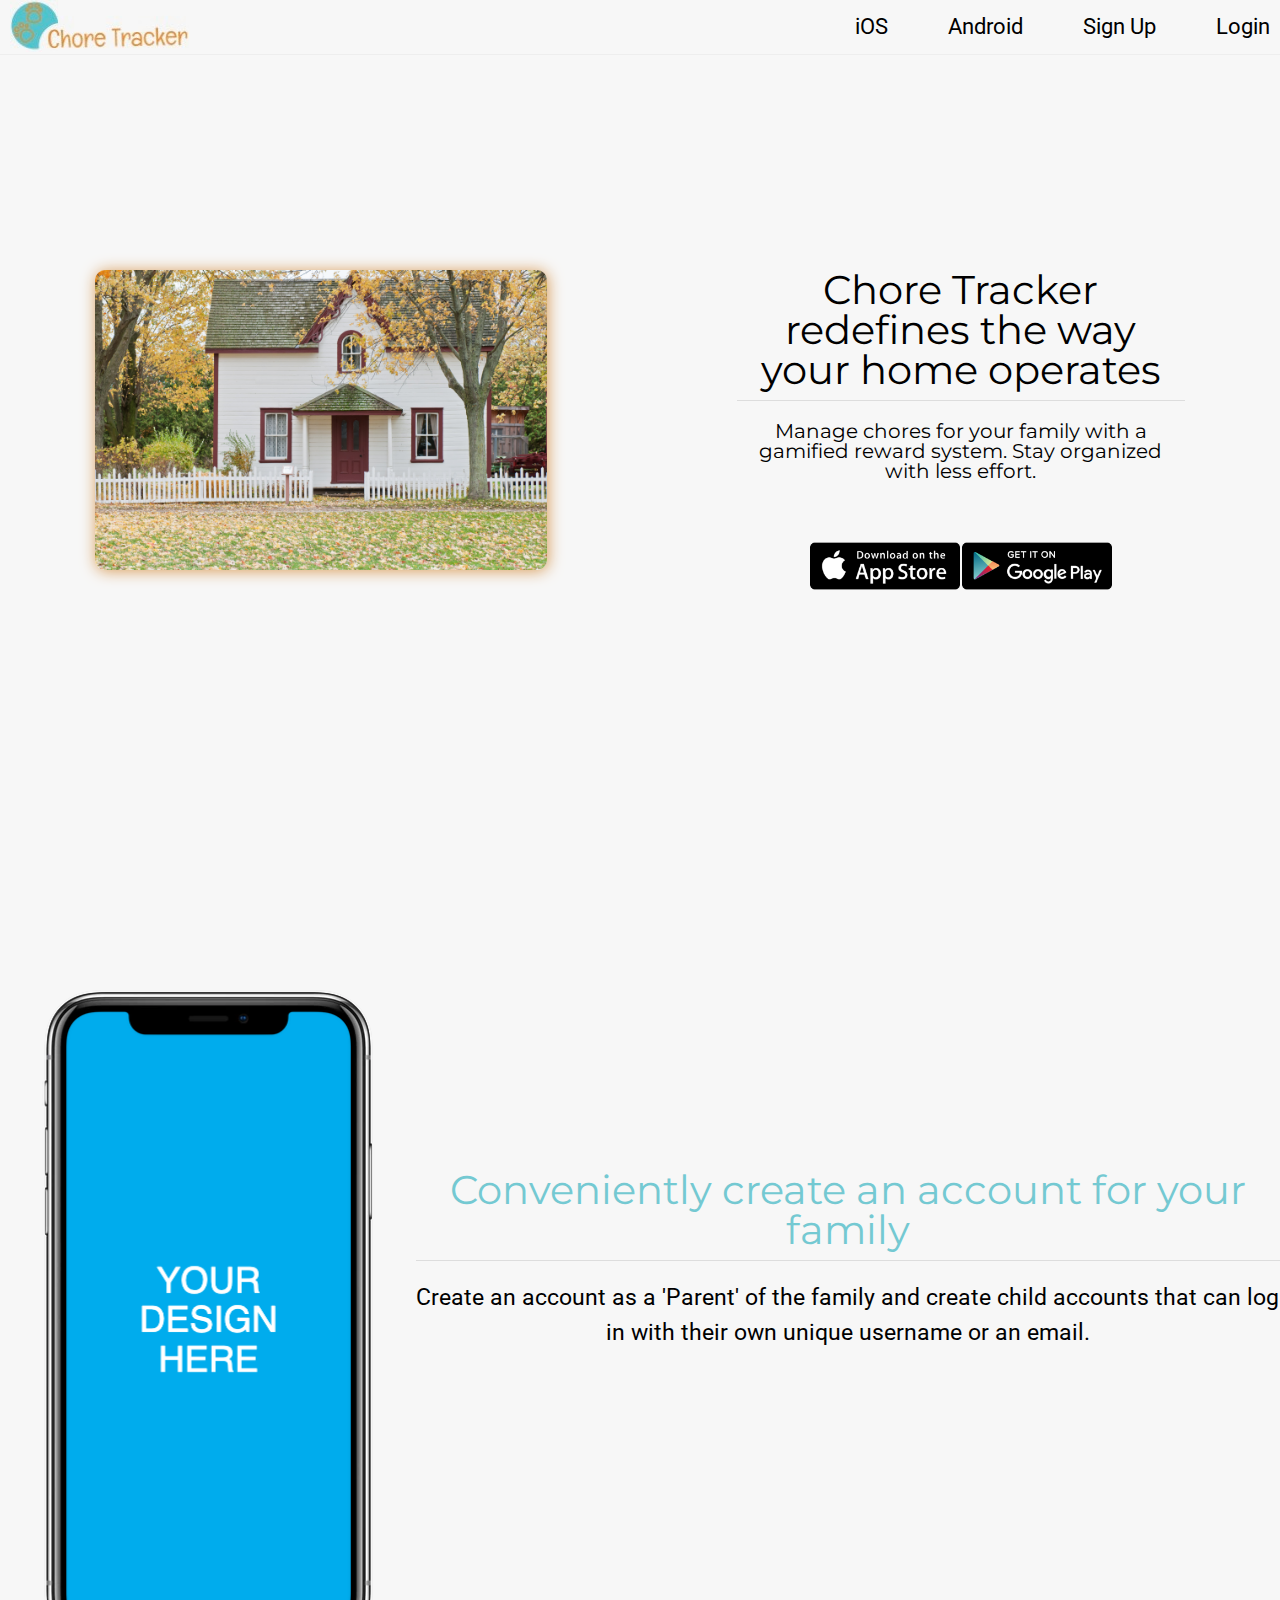
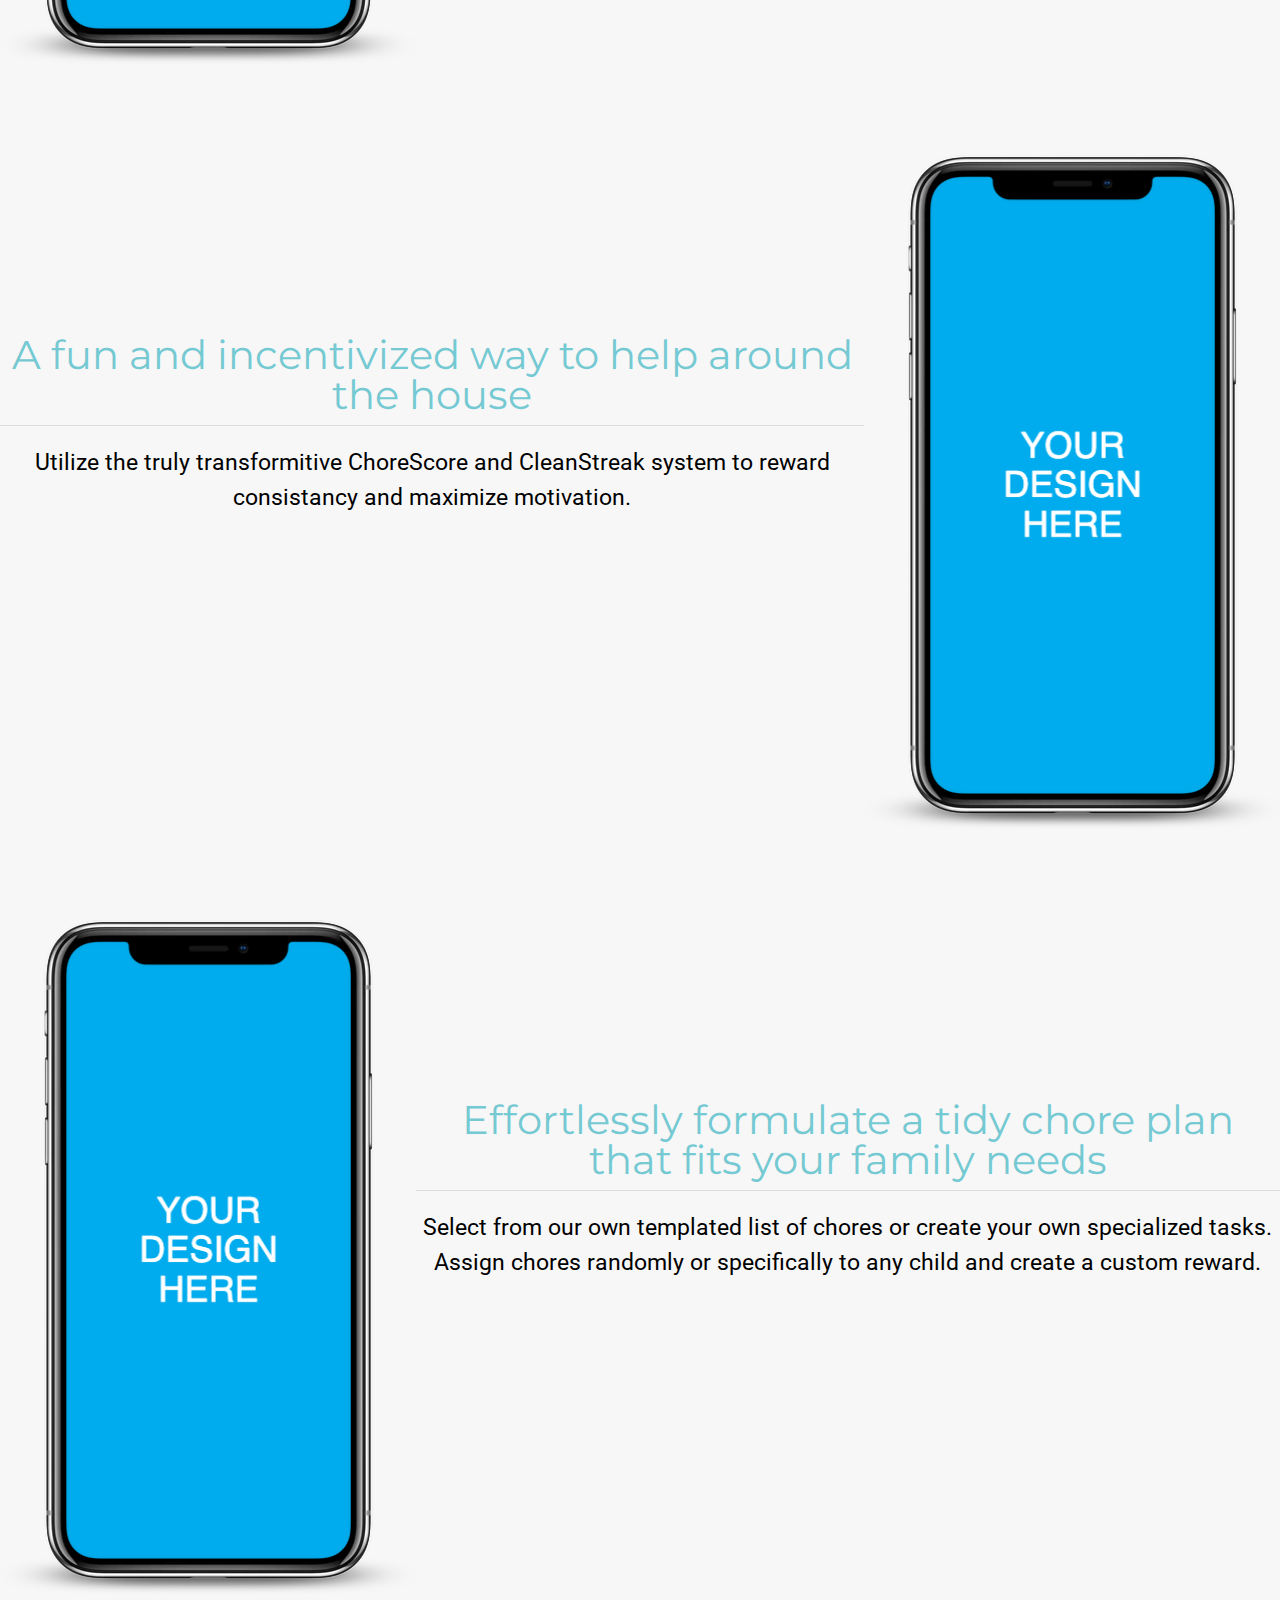
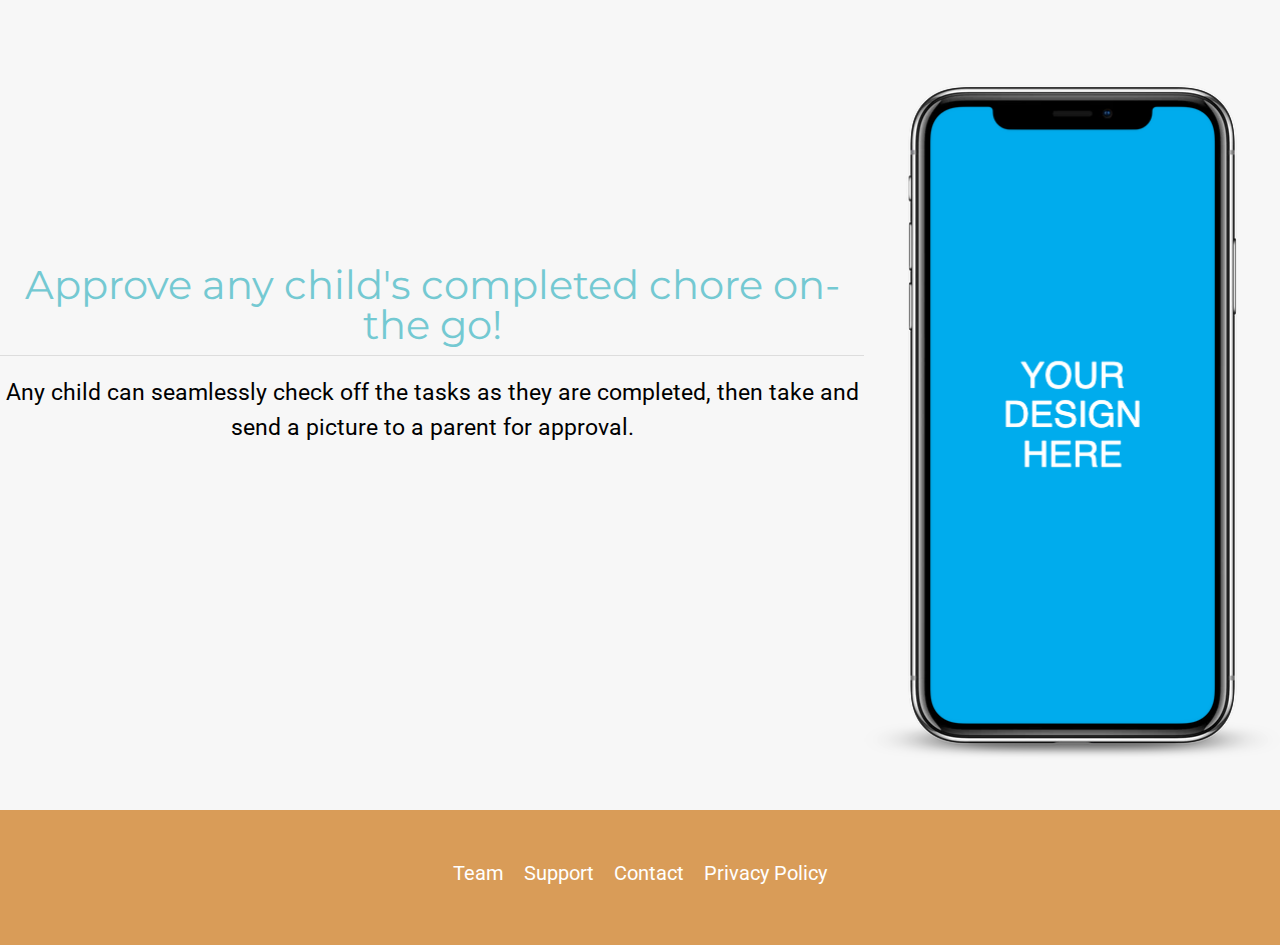
<file: index.html>
<!DOCTYPE html>
<html lang="en">
<head>
    <meta charset="UTF-8">
    <meta name="viewport" content="width=device-width, initial-scale=1.0">
    <link href="css/index.css" rel="stylesheet">
    <link href="https://fonts.googleapis.com/css?family=Indie+Flower|Roboto" rel="stylesheet">
    <link href="https://fonts.googleapis.com/css?family=Montserrat&display=swap" rel="stylesheet">
    <title>Document</title>
</head>
<body>
    <header>
        <div class="header-container">
        <div class="header-wrapper">
            <a href="index.html"><img id="logo" src="images/logo1.jpeg"></a>
            <nav>
                <a href="#">iOS</a>
                <a href="#">Android</a>
                <a href="https://chore-tracker.netlify.com/signup">Sign Up</a>
                <a href="https://chore-tracker.netlify.com/">Login</a>
            </nav>
        </div>
        </div>
    </header>
    <div class="main">
        
        <div class="main-content">
            <img class="main-picture" src="images/main-house.jpg">
            <div id="main-about">
                <div id="main-text">
                    <h1>Chore Tracker redefines the way your home operates</h1>
                    <h2>Manage chores for your family with a gamified reward system. Stay organized with less effort.</h2>
                </div>
                <div class="download-buttons">
                    <img class="download-now apple" src="images/apple.png">
                    <img class="download-now android" src="images/android.png">
                </div>
            </div>
        </div>
    </div>

    <section>
        <img class="phone" src="images/display.png">
        <div class="feature-text">
            <h1>Conveniently create an account for your family</h1>
            <p>Create an account as a 'Parent' of the family and create child accounts that can log in with their own unique username or an email.</p>
        </div>
    </section>
    <section class="reverse">
        <img class="phone" src="images/display.png">
        <div class="feature-text reverse">
            <h1>A fun and incentivized way to help around the house </h1>
            <p>Utilize the truly transformitive ChoreScore and CleanStreak system to reward consistancy and maximize motivation.</p>
        </div>
    </section>
    <section>
        <img class="phone" src="images/display.png">
        <div class="feature-text">
            <h1>Effortlessly formulate a tidy chore plan that fits your family needs</h1>
            <p>Select from our own templated list of chores or create your own specialized tasks. Assign chores randomly or specifically to any child and create a custom reward.</p>
        </div>
    </section>
    <section class="reverse">
        <img class="phone" src="images/display.png">
        <div class="feature-text reverse">
            <h1>Approve any child's completed chore on-the go!</h1>
            <p>Any child can seamlessly check off the tasks as they are completed, then take and send a picture to a parent for approval.</p>
        </div>
    </section>
    <footer>
        <div class="ft-ct">
            <a href="team.html">Team</a>
            <a href="#">Support</a>
            <a href="#">Contact</a>
            <a href="#">Privacy Policy</a>
        </div>
    </footer>


</body>
</html>
</file>
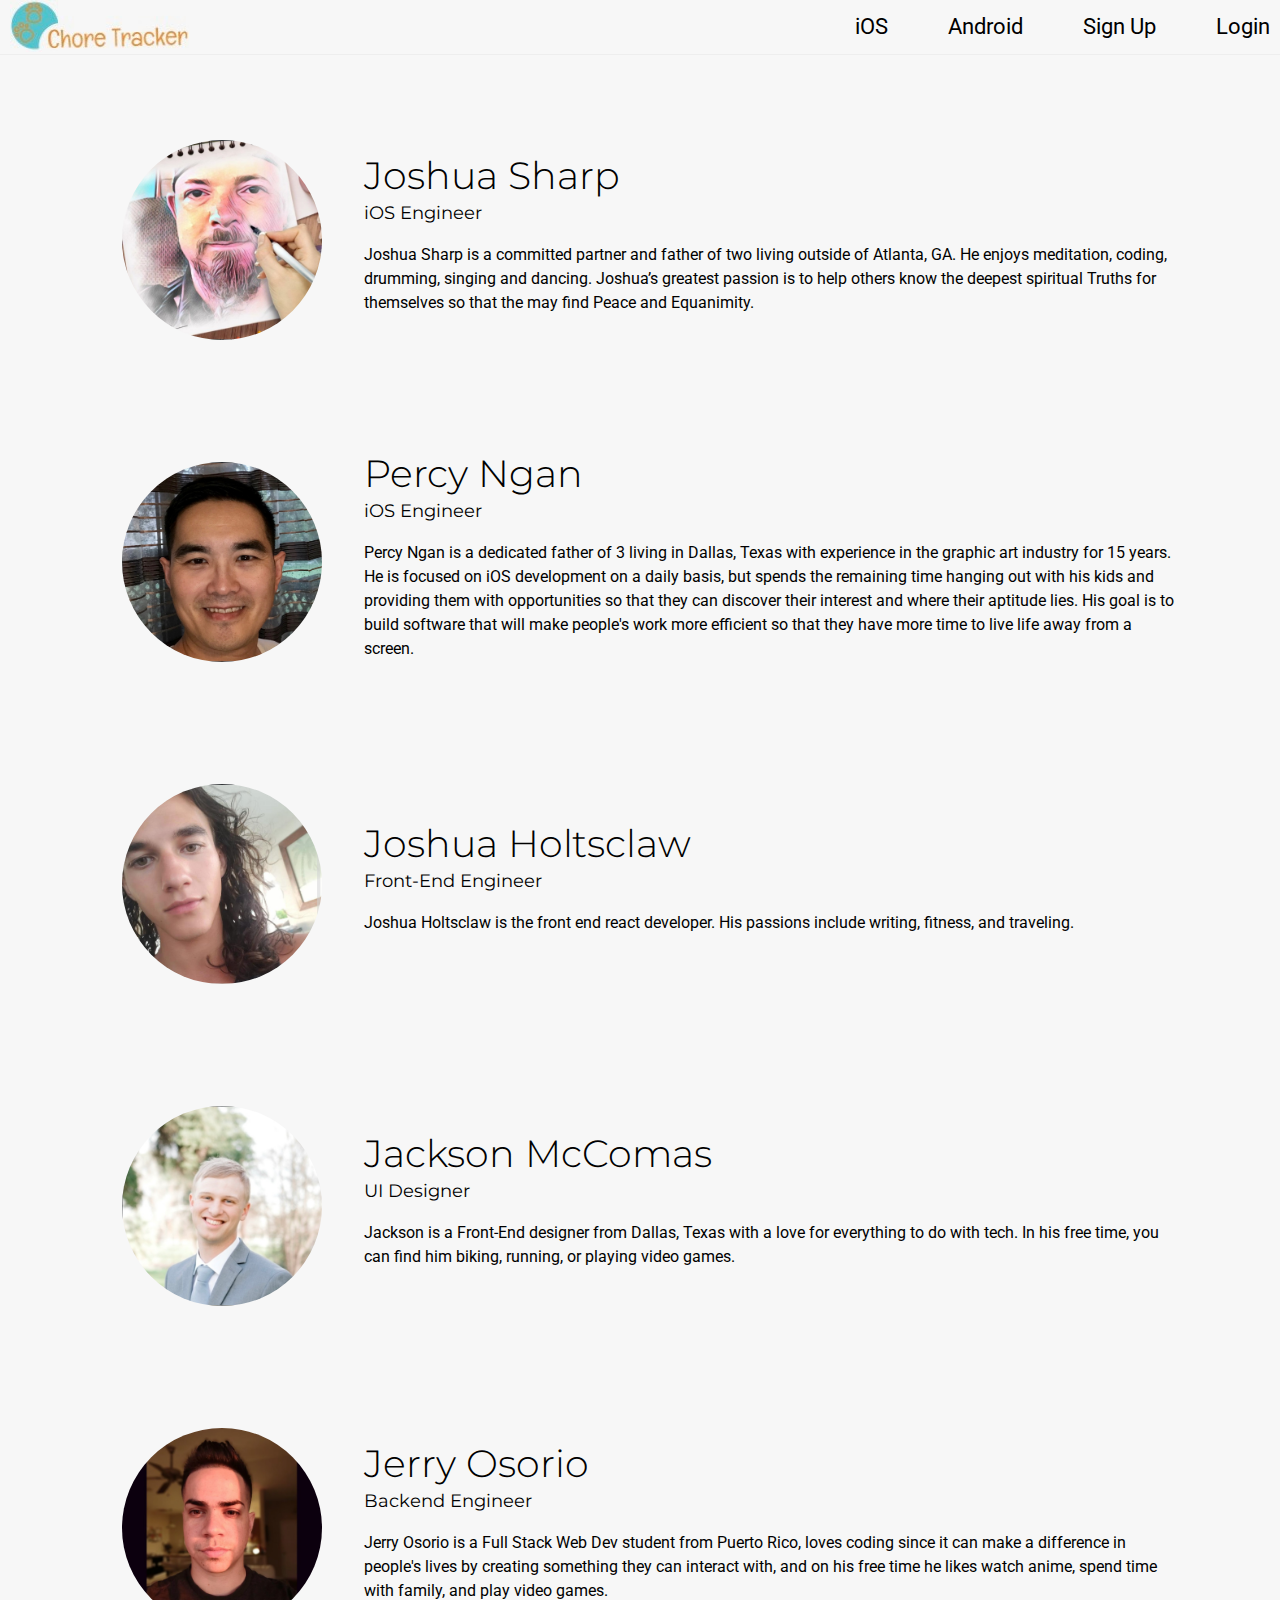
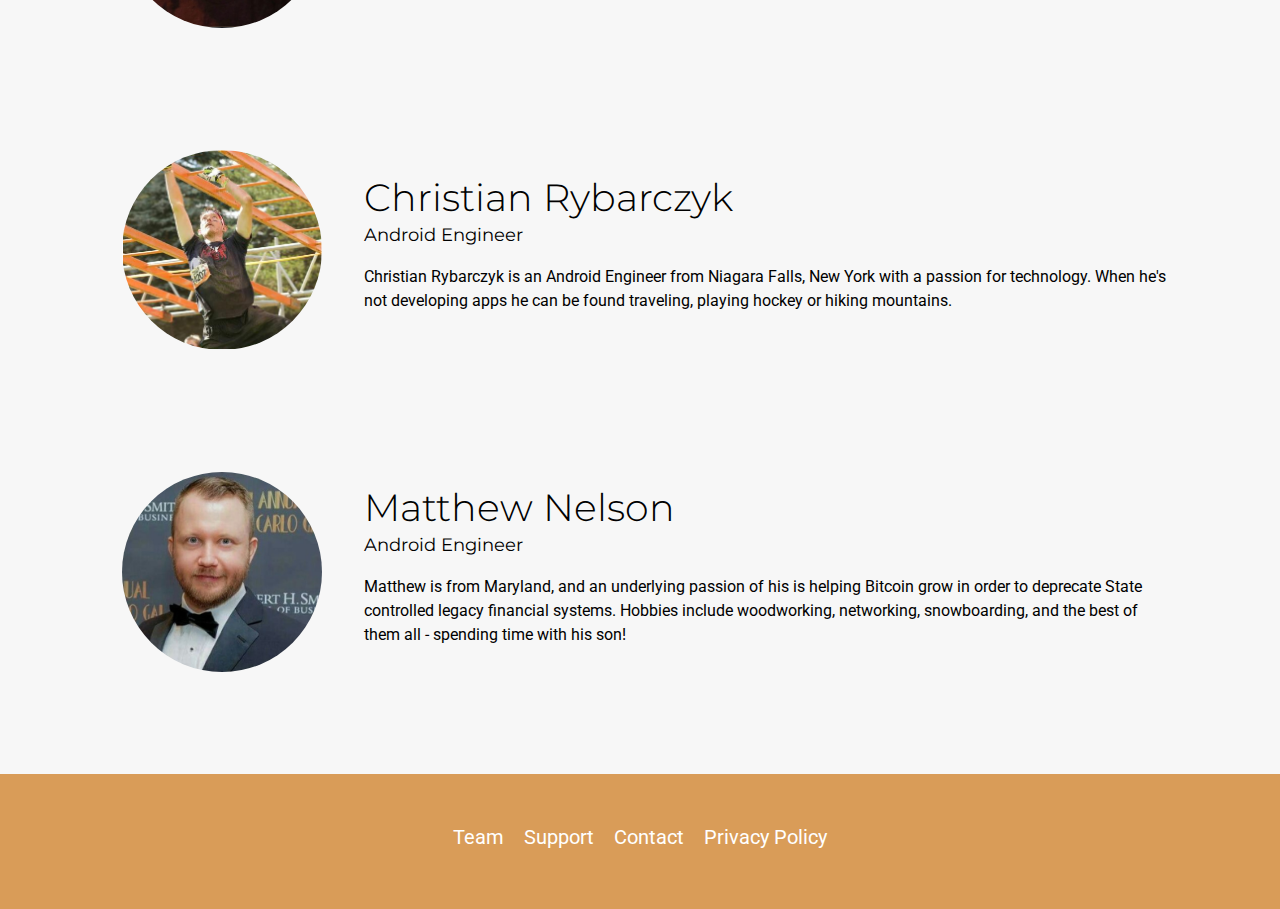
<file: team.html>
<!DOCTYPE html>
<html lang="en">
<head>
    <meta charset="UTF-8">
    <meta name="viewport" content="width=device-width, initial-scale=1.0">
    <link href="css/index.css" rel="stylesheet">    <link href="https://fonts.googleapis.com/css?family=Indie+Flower|Roboto" rel="stylesheet">
    <link href="https://fonts.googleapis.com/css?family=Montserrat&display=swap" rel="stylesheet">
    <title>Document</title>
</head>
<body>
        <header id="team-header">
                <div class="header-container">
                <div class="header-wrapper">
                    <a href="index.html"><img id="logo" src="images/logo1.jpeg"></a>
                    <nav>
                        <a href="#">iOS</a>
                        <a href="#">Android</a>
                        <a href="https://chore-tracker.netlify.com/signup">Sign Up</a>
                        <a href="https://chore-tracker.netlify.com/">Login</a>
                    </nav>
                </div>
                </div>
            </header>
    <div class="people">
    
    <div class="person">
            <div class="profile">
                <img src="images/josh-s.png">
            </div>
            <div class="profile-text">
                    <h1>Joshua Sharp</h1>
                    <h3>iOS Engineer</h3>
                    <p>Joshua Sharp is a committed partner and father of two living outside of Atlanta, GA.  He enjoys meditation, coding, drumming, singing and dancing.  Joshua’s greatest passion is to help others know the deepest spiritual Truths for themselves so that the may find Peace and Equanimity.</p>
            </div>
        </div>

    <div class="person">
            <div class="profile">
                    <img src="images/percy.png">
            </div>
            <div class="profile-text">
                    <h1>Percy Ngan</h1>
                    <h3>iOS Engineer</h3>
                    <p>Percy Ngan is a dedicated father of 3 living in Dallas, Texas with experience in the graphic art industry for 15 years. He is focused on iOS development on a daily basis, but spends the remaining time hanging out with his kids and providing them with opportunities so that they can discover their interest and where their aptitude lies. His goal is to build software that will make people's work more efficient so that they have more time to live life away from a screen.</p>
            </div>
    </div>
    
    <div class="person">
        <div class="profile">
                <img src="images/josh-h.png">
        </div>
        <div class="profile-text">
            <h1>Joshua Holtsclaw</h1>
            <h3>Front-End Engineer</h3>
            <p>Joshua Holtsclaw is the front end react developer. His passions include writing, fitness, and traveling.</p>
        </div>
    </div>
<div class="person">
    <div class="profile">
        <img src="images/jackson.png">
    </div>
    <div class="profile-text">
            <h1 class="name">Jackson McComas</h1>
            <h3>UI Designer</h3>
            <p>Jackson is a Front-End designer from Dallas, Texas with a love for everything to do with tech. In his free time, you can find him biking, running, or playing video games. </p>
    </div>
</div>
    <div class="person">
        <div class="profile">
                <img src="images/jerry.png">
        </div>
        <div class="profile-text">
                <h1>Jerry Osorio</h1>
                <h3>Backend Engineer</h3>
                <p>Jerry Osorio is a Full Stack Web Dev student from Puerto Rico, loves coding since it can make a difference in people's lives by creating something they can interact with, and on his free time he likes  watch anime, spend time with family, and play video games.</p>
        </div>
</div>

    <div class="person">
            <div class="profile">
                <img src="images/christian.png">
            </div>
            <div class="profile-text">
                    <h1>Christian Rybarczyk</h1>
                    <h3>Android Engineer</h3>
                    <p>Christian Rybarczyk is an Android Engineer from Niagara Falls, New York with a passion for technology. When he's not developing apps he can be found traveling, playing hockey or hiking mountains.</p>
            </div>
        </div>

    <div class="person">
            <div class="profile">
                <img src="images/matthew.png">
            </div>
            <div class="profile-text">
                    <h1>Matthew Nelson</h1>
                    <h3>Android Engineer</h3>
                    <p>Matthew is from Maryland, and an underlying passion of his is helping Bitcoin grow in order to deprecate State controlled legacy financial systems.
                        Hobbies include woodworking, networking, snowboarding, and the best of them all - spending time with his son!</p>
            </div>
        </div>

</div>
    <footer>
        <div class="ft-ct">
            <a href="team.html">Team</a>
            <a href="#">Support</a>
            <a href="#">Contact</a>
            <a href="#">Privacy Policy</a>
        </div>
    </footer>


</body>
</html>
</file>
<file: css/index.css>
/* http://meyerweb.com/eric/tools/css/reset/ 
   v2.0 | 20110126
   License: none (public domain)
*/
html,
body,
div,
span,
applet,
object,
iframe,
h1,
h2,
h3,
h4,
h5,
h6,
p,
blockquote,
pre,
a,
abbr,
acronym,
address,
big,
cite,
code,
del,
dfn,
em,
img,
ins,
kbd,
q,
s,
samp,
small,
strike,
strong,
sub,
sup,
tt,
var,
b,
u,
i,
center,
dl,
dt,
dd,
ol,
ul,
li,
fieldset,
form,
label,
legend,
table,
caption,
tbody,
tfoot,
thead,
tr,
th,
td,
article,
aside,
canvas,
details,
embed,
figure,
figcaption,
footer,
header,
hgroup,
menu,
nav,
output,
ruby,
section,
summary,
time,
mark,
audio,
video {
  margin: 0;
  padding: 0;
  border: 0;
  font-size: 100%;
  font: inherit;
  vertical-align: baseline;
}
/* HTML5 display-role reset for older browsers */
article,
aside,
details,
figcaption,
figure,
footer,
header,
hgroup,
menu,
nav,
section {
  display: block;
}
body {
  line-height: 1;
}
ol,
ul {
  list-style: none;
}
blockquote,
q {
  quotes: none;
}
blockquote:before,
blockquote:after,
q:before,
q:after {
  content: '';
  content: none;
}
table {
  border-collapse: collapse;
  border-spacing: 0;
}
#team-header {
  margin-top: 0vh;
}
header {
  margin-top: -20vh;
  position: fixed;
  width: 100%;
  z-index: 1;
  background-color: #f7f7f7;
}
header .header-container {
  height: 5.5rem;
  width: 100%;
  border-bottom: 1px solid #eee;
  padding: 0 1rem;
}
@media (max-width: 750px) {
  header .header-container {
    height: 12rem;
    padding: 1rem 0;
  }
}
header .header-container .header-wrapper {
  display: flex;
  justify-content: space-between;
  align-items: center;
  height: 100%;
  width: 100%;
}
@media (max-width: 750px) {
  header .header-container .header-wrapper {
    flex-direction: column;
    justify-content: space-around;
  }
}
header .header-container .header-wrapper nav {
  display: flex;
  align-items: center;
  height: 100%;
  font-size: 2.2em;
}
@media (max-width: 600px) {
  header .header-container .header-wrapper nav {
    font-size: 1.8em;
  }
}
@media (max-width: 750px) {
  header .header-container .header-wrapper nav {
    height: auto;
    margin: 2rem 0;
  }
}
header .header-container .header-wrapper nav a {
  text-decoration: none;
  color: black;
  margin-left: 6rem;
}
@media (max-width: 600px) {
  header .header-container .header-wrapper nav a {
    margin-left: 3.5rem;
  }
}
header .header-container .header-wrapper nav a:first-child {
  margin-left: 0;
}
header .header-container .header-wrapper nav a:hover {
  color: #d99c58;
}
* {
  box-sizing: border-box;
}
html {
  font-size: 62.5%;
  background-color: #f7f7f7;
}
html,
body {
  font-family: 'Roboto', sans-serif;
}
h1,
h2,
h3,
h4,
h5 {
  font-family: 'Montserrat', serif;
}
h1 {
  font-size: 4rem;
}
h2 {
  font-size: 3.2rem;
  padding-bottom: 10px;
}
h4 {
  font-size: 2.5rem;
  padding-bottom: 10px;
}
p {
  line-height: 1.5;
  font-size: 1.6rem;
  padding-bottom: 10px;
}
img {
  max-width: 100%;
  height: auto;
}
.reverse {
  flex-direction: row-reverse;
}
@media (max-width: 750px) {
  .reverse {
    flex-direction: column-reverse;
    align-items: center;
  }
}
section {
  margin-top: 10vh;
  width: 100%;
  display: flex;
}
@media (max-width: 750px) {
  section {
    flex-direction: column-reverse;
    align-items: center;
  }
}
section .phone {
  width: 46.2vh;
  height: 75vh;
}
section .feature-text {
  margin-top: 20vh;
  text-align: center;
  max-width: 70%;
}
@media (max-width: 750px) {
  section .feature-text {
    margin-top: 10vh;
    margin-bottom: 10vh;
  }
}
section .feature-text h1 {
  font-size: 4rem;
  margin-bottom: 2rem;
  padding-bottom: 1rem;
  border-bottom: 1px solid #ddd;
  color: #74c9d2;
}
section .feature-text p {
  font-size: 2.3rem;
}
@media (max-width: 750px) {
  section .feature-text h1 {
    font-size: 3rem;
  }
  section .feature-text p {
    font-size: 1.6rem;
  }
}
footer {
  width: 100%;
  height: 15vh;
  background-color: #d99c58;
  display: flex;
  flex-direction: row;
  justify-content: center;
  margin-top: 5rem;
}
footer .ft-ct {
  display: flex;
  align-items: center;
  justify-content: center;
  padding: 2rem 0 3rem;
}
footer .ft-ct a {
  font-size: 2rem;
  text-decoration: none;
  color: white;
  margin: 10px;
}
.main {
  height: 80vh;
}
.main .main-content {
  display: flex;
  justify-content: space-around;
  margin-top: 20vh;
  padding-top: 10vh;
}
.main .main-content .main-picture {
  height: 300px;
  border-radius: 10px;
  box-shadow: 1px 1px 15px #d99c58;
}
@media (max-width: 1075px) {
  .main .main-content .main-picture {
    display: none;
  }
}
.main .main-content #main-about {
  width: 35%;
  display: flex;
  flex-direction: column;
  text-align: center;
}
@media (max-width: 1075px) {
  .main .main-content #main-about {
    width: 75%;
  }
}
.main .main-content #main-about #main-text h1 {
  font-size: 4rem;
  margin-bottom: 2rem;
  padding-bottom: 1rem;
  color: black;
  border-bottom: 1px solid #ddd;
}
@media (max-width: 600px) {
  .main .main-content #main-about #main-text h1 {
    font-size: 3rem;
  }
}
.main .main-content #main-about #main-text h2 {
  font-size: 2rem;
}
@media (max-width: 600px) {
  .main .main-content #main-about #main-text h2 {
    font-size: 1.6rem;
  }
}
.main .main-content #main-about .download-now {
  height: 150px;
  width: 150px;
}
.people {
  padding-top: 4rem;
}
.people .person {
  display: flex;
  align-items: center;
  margin: 80px 8%;
}
@media (max-width: 750px) {
  .people .person {
    flex-direction: column;
  }
}
.people .person .profile {
  margin: 20px;
}
.people .person .profile img {
  height: 200px;
  min-width: 200px;
  max-width: 200px;
  border-radius: 50%;
}
.people .person .profile-text {
  margin-left: 2.2rem;
}
.people .person .profile-text h1 {
  font-size: 3.8em;
  font-weight: 300;
}
.people .person .profile-text h3 {
  margin-top: 0.5em;
  margin-bottom: 1.2em;
  font-size: 1.8em;
}
.people .person .profile-text p {
  font-size: 1.6em;
}
</file>
